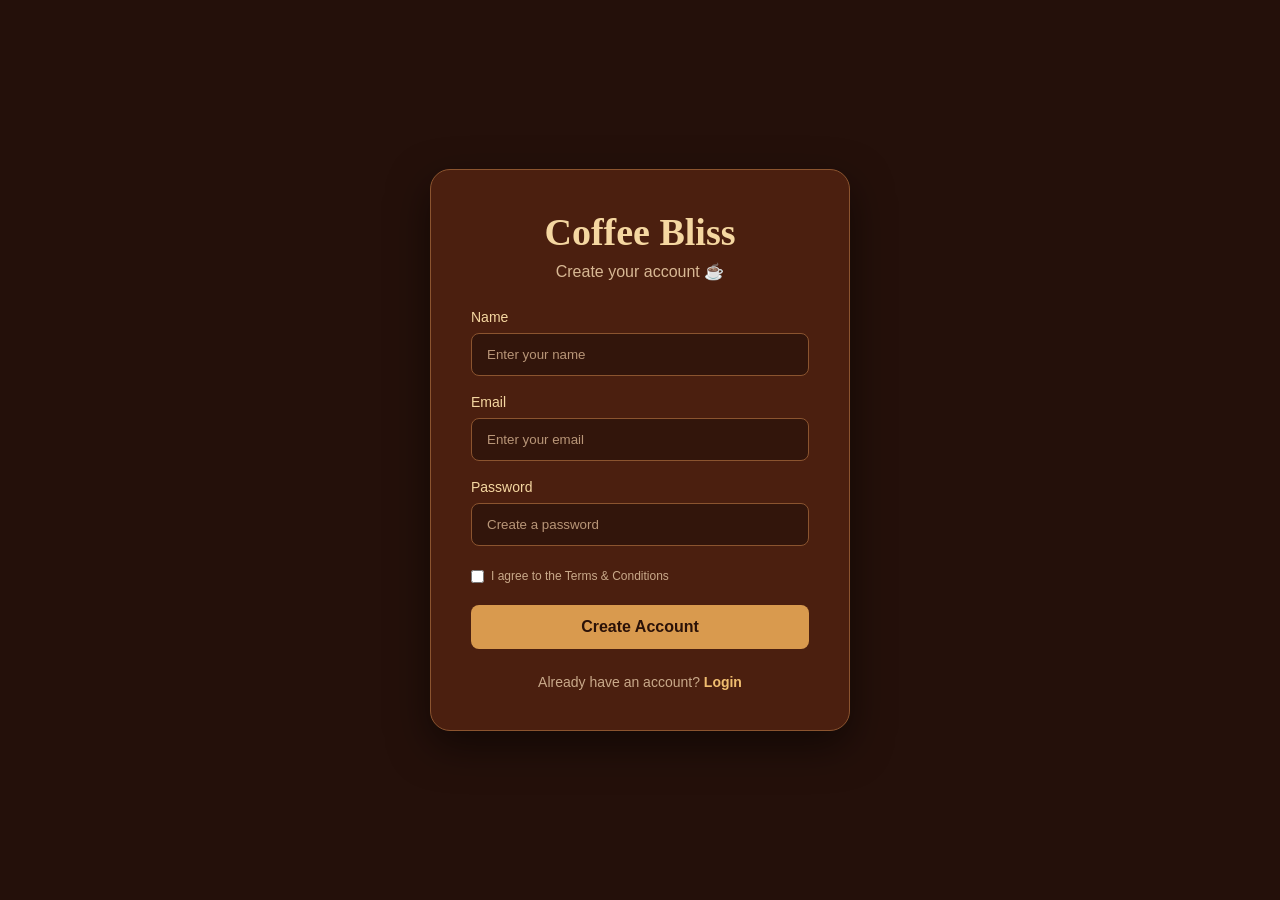
<file: sign up.html>
<!DOCTYPE html>
<html lang="en">

<head>
    <meta charset="UTF-8">
    <meta name="viewport" content="width=device-width, initial-scale=1.0">

    <title>Coffee Bliss - Sign Up</title>

    <!-- CSS file -->
    <link rel="stylesheet" href="sign up.css">
</head>

<body>

    <div class="signup-container">

        <div class="signup-box">

            <h1>Coffee Bliss</h1>

            <p class="welcome">Create your account ☕</p>

            <form action="" method="post">

                <label for="name">Name</label>
                <input
                    type="text"
                    id="name"
                    name="name"
                    placeholder="Enter your name"
                    required
                >

                <label for="email">Email</label>
                <input
                    type="email"
                    id="email"
                    name="email"
                    placeholder="Enter your email"
                    required
                >

                <label for="password">Password</label>
                <input
                    type="password"
                    id="password"
                    name="password"
                    placeholder="Create a password"
                    required
                >

               

                <div class="terms">
                    <label>
                        <input type="checkbox" required>
                        I agree to the Terms & Conditions
                    </label>
                </div>

                <input
                    type="submit"
                    name="submit"
                    value="Create Account"
                    class="signup-btn"
                >

            </form>

            <p class="login">
                Already have an account?
                <a href="login.html">Login</a>
            </p>

        </div>

    </div>

</body>
</html>
</file>
<file: sign up.css>
/* Remove default spacing */
* {
    margin: 0;
    padding: 0;
    box-sizing: border-box;
}

/* Main page */
body {
    font-family: Arial, sans-serif;

    min-height: 100vh;

    display: flex;
    justify-content: center;
    align-items: center;

    background: #24100a;

    color: #fff5df;
}

/* Signup container */
.signup-container {
    width: 100%;
    padding: 20px;
}

/* Signup box */
.signup-box {
    width: 420px;
    max-width: 100%;

    margin: auto;

    padding: 40px;

    background: #4b1f0f;

    border: 1px solid #8b542f;
    border-radius: 20px;

    box-shadow: 0 15px 40px rgba(0, 0, 0, 0.5);
}

/* Logo / heading */
.signup-box h1 {
    text-align: center;

    font-family: Georgia, serif;

    font-size: 38px;

    color: #f5d7a1;

    margin-bottom: 8px;
}

/* Welcome text */
.welcome {
    text-align: center;

    color: #d8b894;

    margin-bottom: 28px;
}

/* Labels */
form label {
    display: block;

    color: #f5d7a1;

    font-size: 14px;

    margin-bottom: 8px;
}

/* Input fields */
form input[type="text"],
form input[type="email"],
form input[type="password"] {

    width: 100%;

    padding: 13px 15px;

    margin-bottom: 18px;

    border: 1px solid #8b542f;

    border-radius: 8px;

    background: #32150b;

    color: white;

    outline: none;
}

/* Placeholder */
input::placeholder {
    color: #b99678;
}

/* Input focus */
form input[type="text"]:focus,
form input[type="email"]:focus,
form input[type="password"]:focus {

    border-color: #e5b76b;

    box-shadow: 0 0 8px rgba(229, 183, 107, 0.3);
}

/* Terms */
.terms {
    margin: 5px 0 22px;
}

.terms label {
    display: flex;

    align-items: center;

    gap: 7px;

    font-size: 12px;

    color: #c9a98a;

    margin: 0;
}

/* Checkbox */
.terms input {
    accent-color: #d99a4e;
}

/* Signup button */
.signup-btn {
    width: 100%;

    padding: 13px;

    border: none;

    border-radius: 8px;

    background: #d99a4e;

    color: #2b1208;

    font-size: 16px;

    font-weight: bold;

    cursor: pointer;

    transition: 0.3s;
}

/* Button hover */
.signup-btn:hover {
    background: #f0bd70;

    transform: translateY(-2px);
}

/* Login text */
.login {
    text-align: center;

    margin-top: 25px;

    color: #c9a98a;

    font-size: 14px;
}

/* Login link */
.login a {
    color: #f0bd70;

    text-decoration: none;

    font-weight: bold;
}

.login a:hover {
    text-decoration: underline;
}

/* Mobile */
@media (max-width: 500px) {

    .signup-box {
        padding: 30px 20px;
    }

    .signup-box h1 {
        font-size: 32px;
    }
}
</file>
